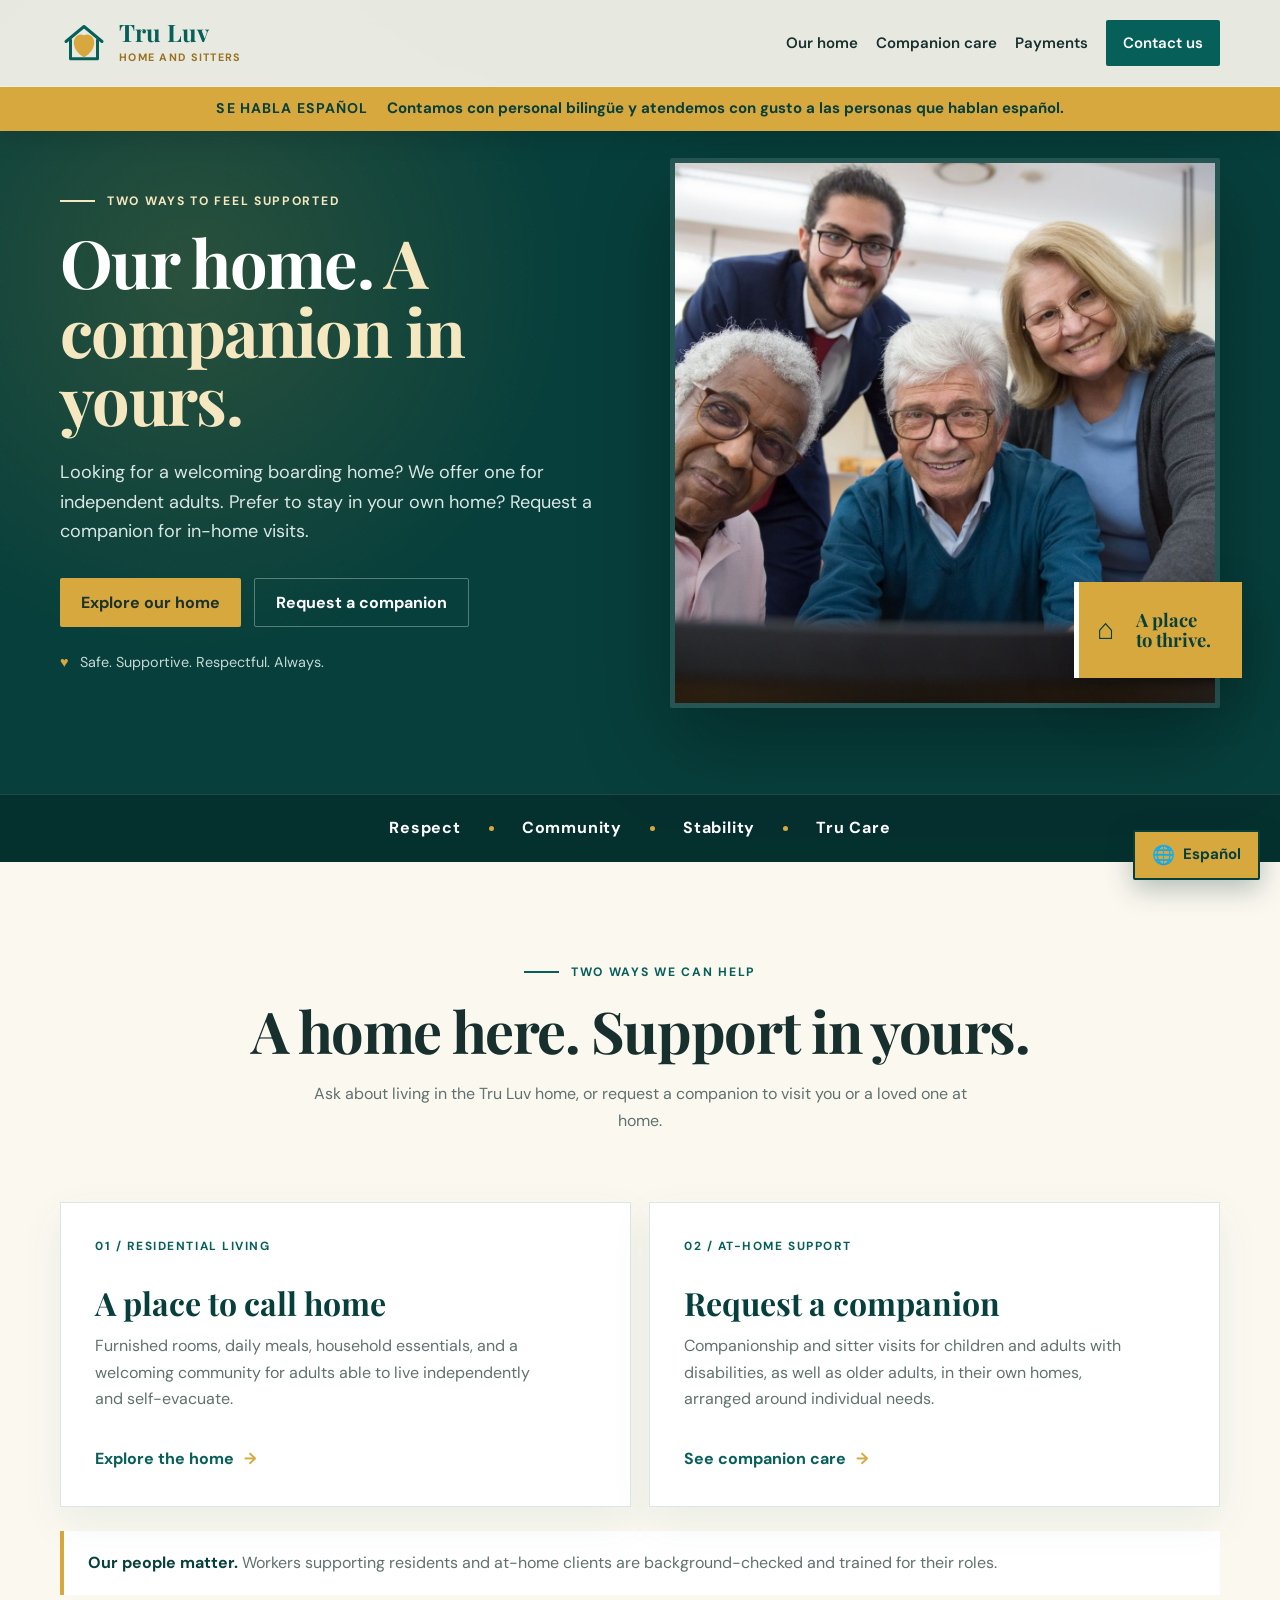
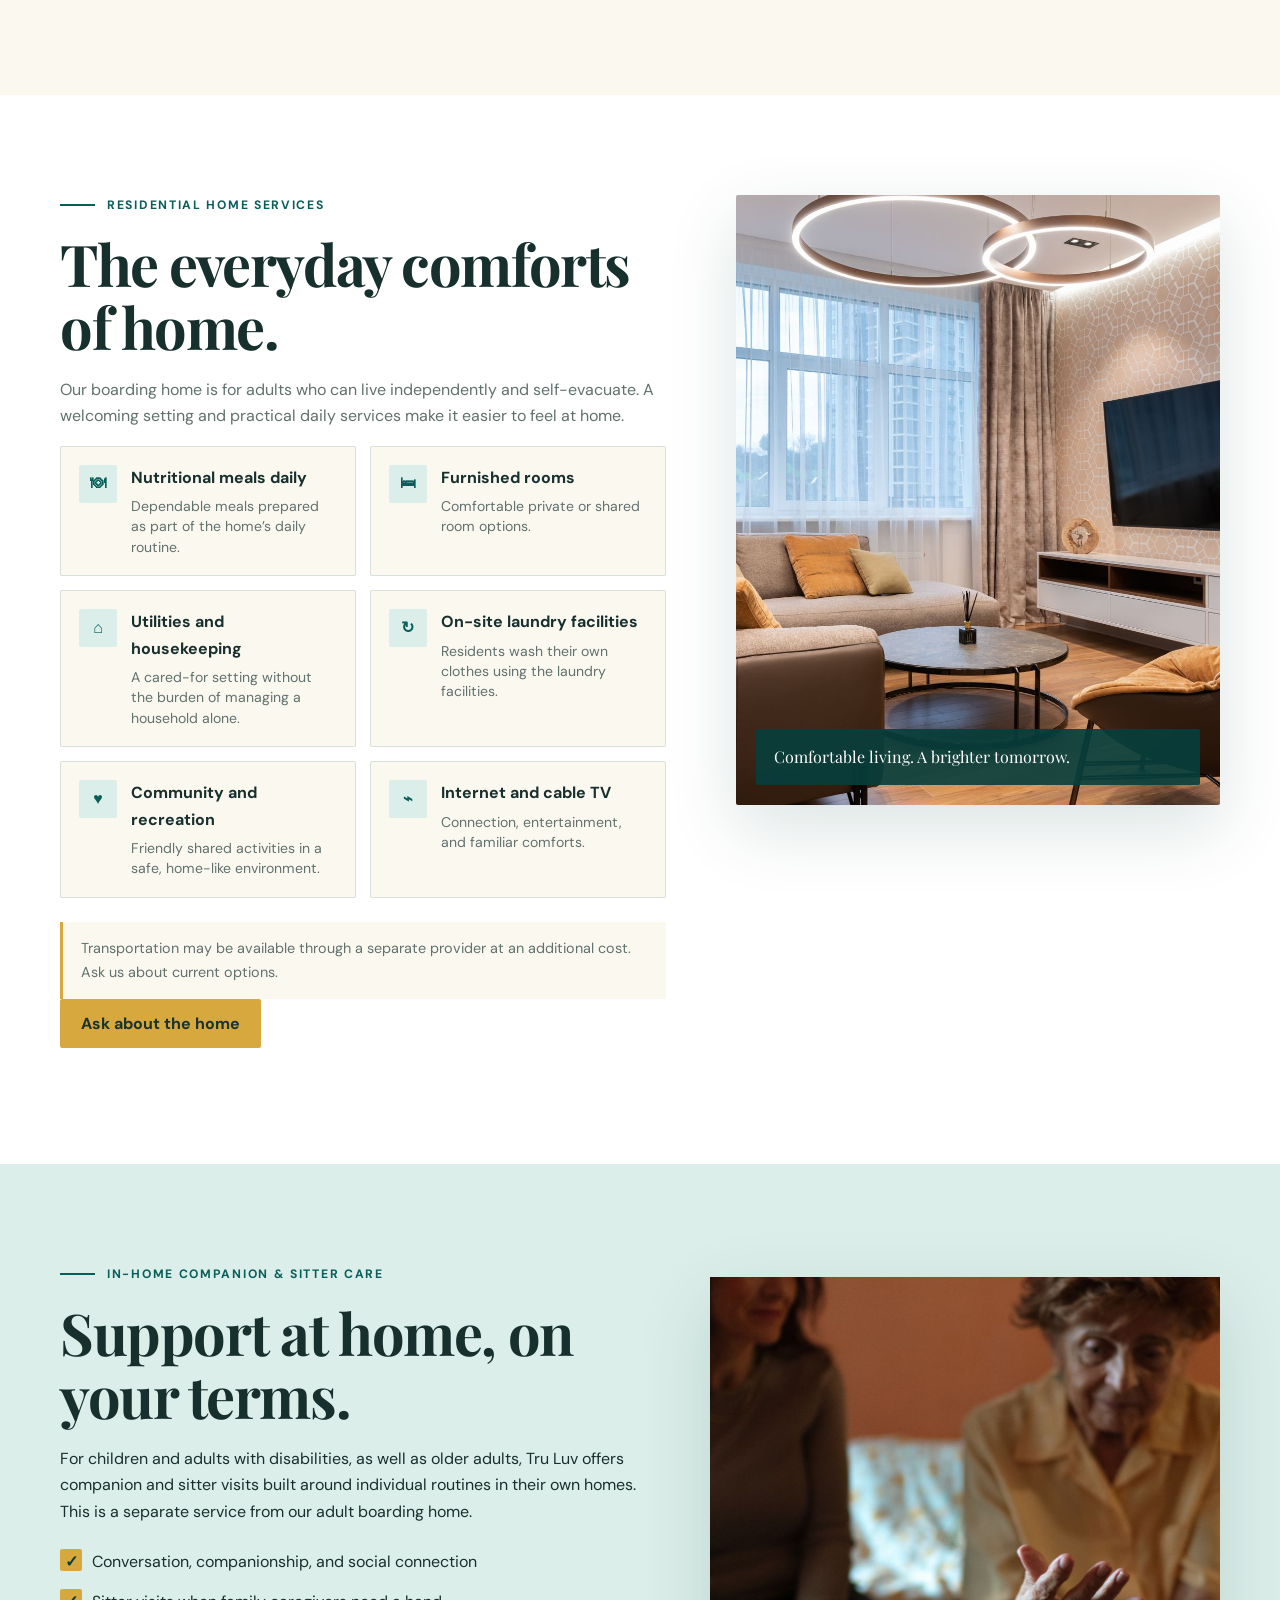
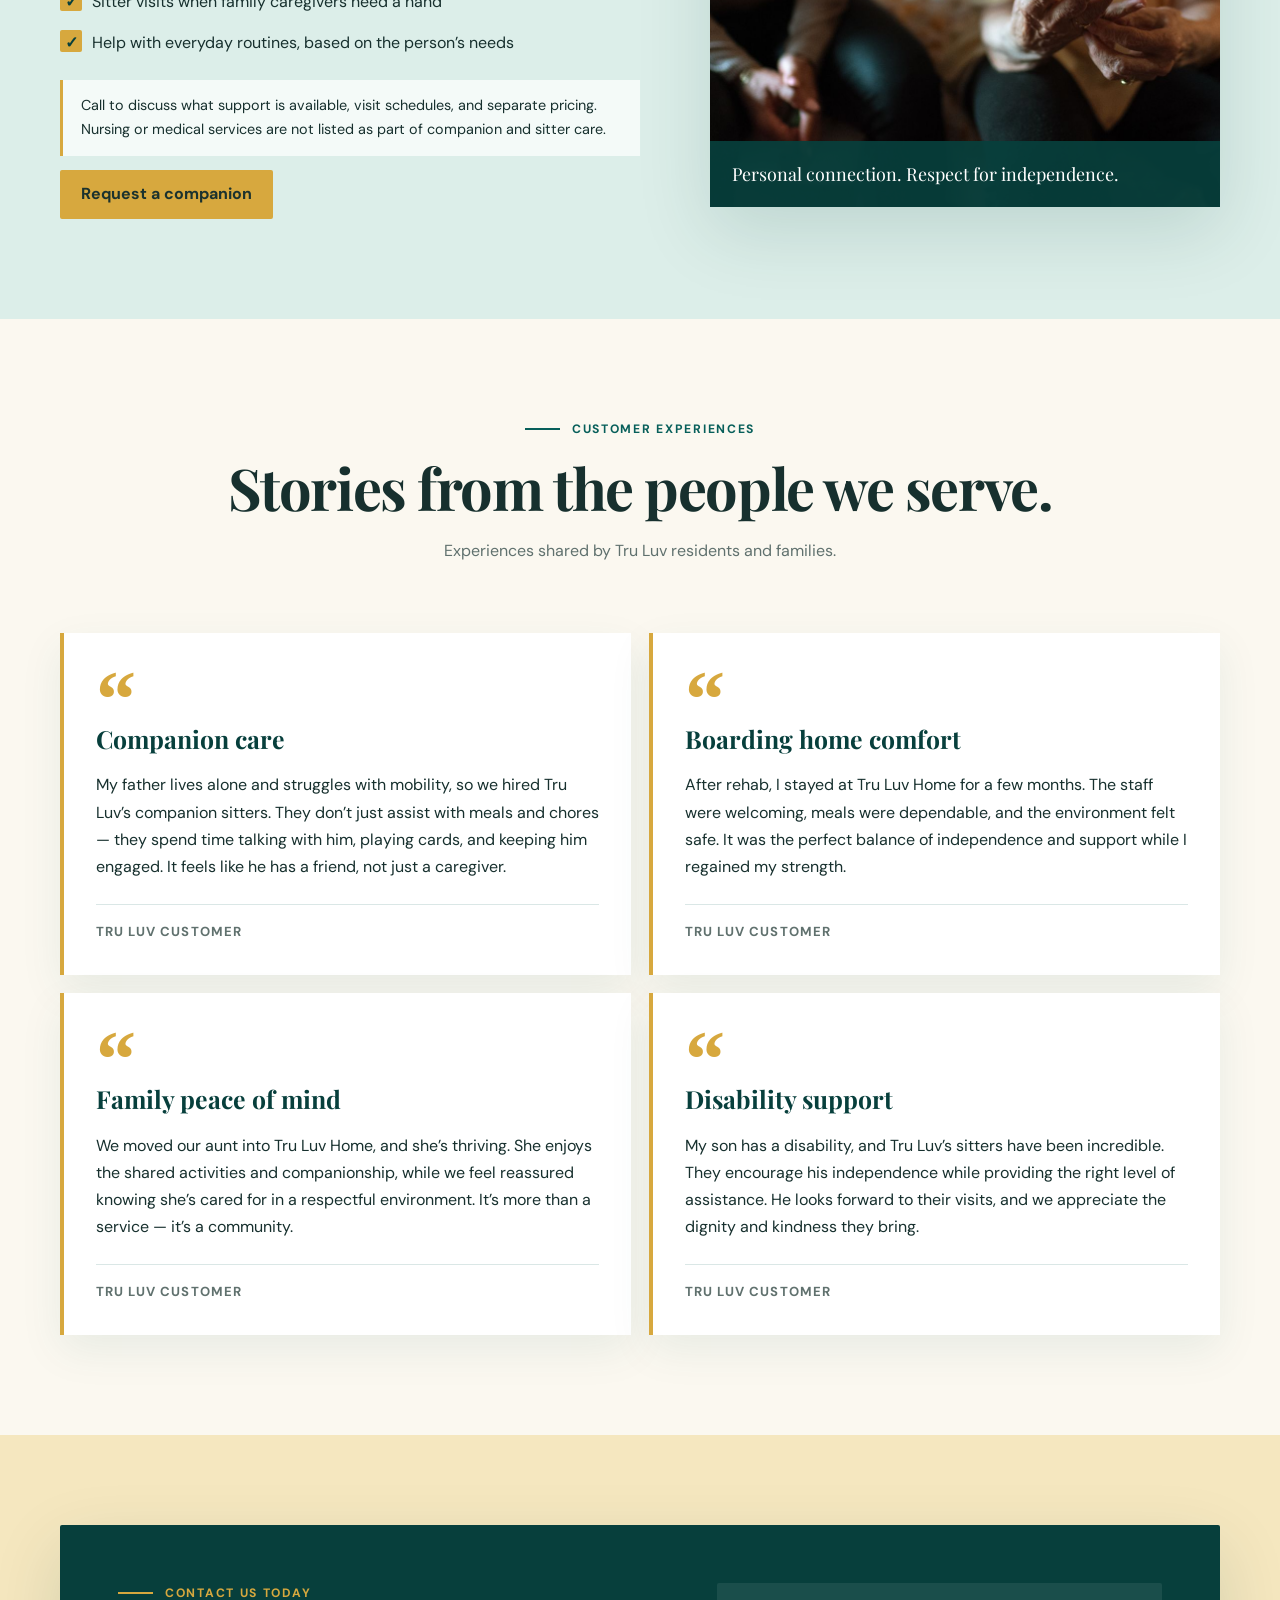
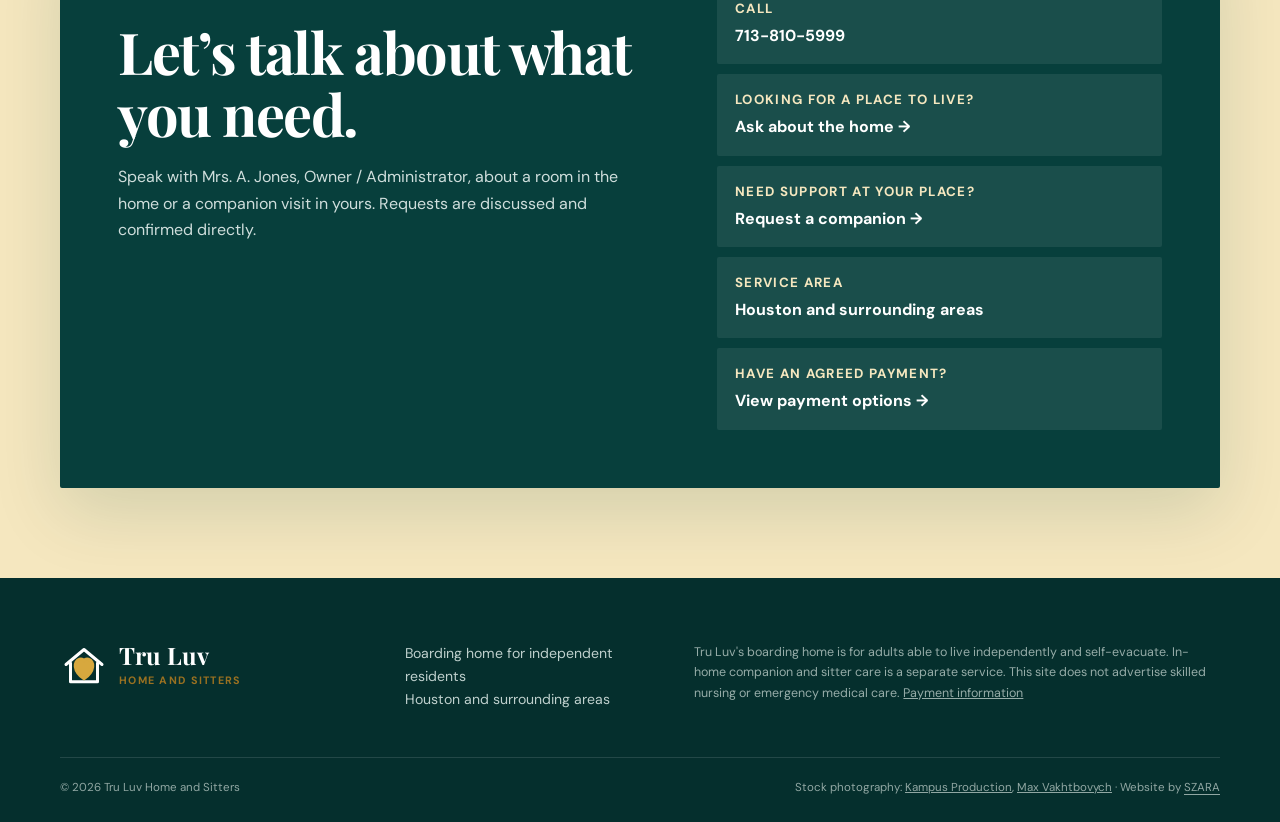
<file: index.html>
<!doctype html>
<html lang="en">
  <head>
    <meta charset="utf-8" />
    <meta name="viewport" content="width=device-width, initial-scale=1" />
    <meta name="description" content="Tru Luv Home and Sitters offers boarding-home living for independent adults and separate in-home companion and sitter support in Houston and surrounding areas." />
    <meta name="theme-color" content="#075f5a" />
    <title>Tru Luv Home and Sitters | A Place to Call Home</title>
    <link rel="preconnect" href="https://fonts.googleapis.com" />
    <link rel="preconnect" href="https://fonts.gstatic.com" crossorigin />
    <link href="https://fonts.googleapis.com/css2?family=DM+Sans:wght@400;500;600;700&family=Playfair+Display:wght@600;700&display=swap" rel="stylesheet" />
    <link rel="icon" type="image/svg+xml" href="data:image/svg+xml,%3Csvg xmlns='http://www.w3.org/2000/svg' viewBox='0 0 64 64'%3E%3Crect width='64' height='64' rx='16' fill='%23075f5a'/%3E%3Cpath d='M12 31 32 14l20 17v20H12z' fill='%23fff'/%3E%3Cpath d='M32 48C20 39 19 28 26 25c4-2 6 1 6 1s2-3 6-1c7 3 6 14-6 23Z' fill='%23d7a83e'/%3E%3C/svg%3E" />
    <link rel="stylesheet" href="assets/styles.css?v=20260922-1" />
    <script src="assets/site.js?v=20260922-1" defer></script>
  </head>
  <body>
    <a class="skip-link" href="#main">Skip to main content</a>
    <header class="site-header" data-header>
      <div class="shell header-inner">
        <a class="brand" href="#top" aria-label="Tru Luv Home and Sitters, back to top">
          <span class="brand-mark" aria-hidden="true">
            <svg viewBox="0 0 64 64"><path d="M8 30 32 10l24 20"/><path d="M14 28v25h36V28"/><path class="heart" d="M32 49C17 39 18 25 26 23c4-1 6 2 6 2s2-3 6-2c8 2 9 16-6 26Z"/></svg>
          </span>
          <span><strong>Tru Luv</strong><small>Home and Sitters</small></span>
        </a>
        <button class="menu-button" type="button" aria-expanded="false" aria-controls="site-nav" data-menu-button><span></span><span></span><span></span><span class="sr-only">Open menu</span></button>
        <nav id="site-nav" class="site-nav" aria-label="Primary" data-menu>
          <a href="#residential">Our home</a>
          <a href="#sitter-support">Companion care</a>
          <a href="payment.html">Payments</a>
          <a href="#contact" class="nav-cta">Contact us</a>
        </nav>
      </div>
    </header>

    <main id="main">
      <section class="hero" id="top"><div class="spanish-notice" lang="es"><strong>Se habla español</strong><span>Contamos con personal bilingüe y atendemos con gusto a las personas que hablan español.</span></div>
        <div class="hero-pattern" aria-hidden="true"></div>
        <div class="shell hero-grid">
          <div class="hero-copy reveal">
            <p class="eyebrow">Two ways to feel supported</p>
            <h1>Our home. <em>A companion in yours.</em></h1>
            <p class="hero-lead">Looking for a welcoming boarding home? We offer one for independent adults. Prefer to stay in your own home? Request a companion for in-home visits.</p>
            <div class="hero-actions">
              <a class="button button-gold" href="#residential">Explore our home</a>
              <a class="button button-ghost" href="mailto:truluvhome@yahoo.com?subject=Companion%20Care%20Request">Request a companion</a>
            </div>
            <p class="hero-note"><span aria-hidden="true">♥</span> Safe. Supportive. Respectful. Always.</p>
          </div>
          <div class="hero-media reveal" style="--delay:.12s">
            <figure class="hero-photo">
              <img src="assets/images/community-at-home.jpg" alt="A diverse group of older adults and a younger companion smiling together" width="1800" height="1200" />
            </figure>
            <div class="home-badge" aria-label="More than a place to live, a place to thrive">
              <span class="home-badge-icon" aria-hidden="true">⌂</span>
              <strong>A place<br />to thrive.</strong>
            </div>
          </div>
        </div>
        <div class="quality-strip" aria-label="Our values">
          <div class="shell quality-list"><span>Respect</span><i></i><span>Community</span><i></i><span>Stability</span><i></i><span>Tru Care</span></div>
        </div>
      </section>

      <section class="section service-overview" id="services-overview">
        <div class="shell">
          <div class="section-heading centered reveal"><p class="eyebrow eyebrow-teal">Two ways we can help</p><h2>A home here. Support in yours.</h2><p>Ask about living in the Tru Luv home, or request a companion to visit you or a loved one at home.</p></div>
          <div class="path-grid">
            <a class="path-card reveal" href="#residential"><span>01 / RESIDENTIAL LIVING</span><h3>A place to call home</h3><p>Furnished rooms, daily meals, household essentials, and a welcoming community for adults able to live independently and self-evacuate.</p><strong>Explore the home <span aria-hidden="true">→</span></strong></a>
            <a class="path-card reveal" style="--delay:.08s" href="#sitter-support"><span>02 / AT-HOME SUPPORT</span><h3>Request a companion</h3><p>Companionship and sitter visits for children and adults with disabilities, as well as older adults, in their own homes, arranged around individual needs.</p><strong>See companion care <span aria-hidden="true">→</span></strong></a>
          </div>
          <p class="team-assurance reveal"><strong>Our people matter.</strong> Workers supporting residents and at-home clients are background-checked and trained for their roles.</p>
        </div>
      </section>

      <section class="section services" id="residential">
        <div class="shell services-layout">
          <div class="services-copy">
            <div class="section-heading reveal">
              <p class="eyebrow eyebrow-teal">Residential home services</p>
              <h2>The everyday comforts of home.</h2>
              <p>Our boarding home is for adults who can live independently and self-evacuate. A welcoming setting and practical daily services make it easier to feel at home.</p>
            </div>
            <div class="service-list">
              <div class="service-item reveal"><span aria-hidden="true">🍽</span><div><h3>Nutritional meals daily</h3><p>Dependable meals prepared as part of the home’s daily routine.</p></div></div>
              <div class="service-item reveal"><span aria-hidden="true">🛏</span><div><h3>Furnished rooms</h3><p>Comfortable private or shared room options.</p></div></div>
              <div class="service-item reveal"><span aria-hidden="true">⌂</span><div><h3>Utilities and housekeeping</h3><p>A cared-for setting without the burden of managing a household alone.</p></div></div>
              <div class="service-item reveal"><span aria-hidden="true">↻</span><div><h3>On-site laundry facilities</h3><p>Residents wash their own clothes using the laundry facilities.</p></div></div>
              <div class="service-item reveal"><span aria-hidden="true">♥</span><div><h3>Community and recreation</h3><p>Friendly shared activities in a safe, home-like environment.</p></div></div>
              <div class="service-item reveal"><span aria-hidden="true">⌁</span><div><h3>Internet and cable TV</h3><p>Connection, entertainment, and familiar comforts.</p></div></div>
            </div>
            <p class="residential-note">Transportation may be available through a separate provider at an additional cost. Ask us about current options.</p>
            <p><a class="button button-gold" href="mailto:truluvhome@yahoo.com?subject=Boarding%20Home%20Inquiry">Ask about the home</a></p>
          </div>
          <figure class="home-photo reveal" style="--delay:.1s">
            <img src="assets/images/comfortable-living-room.jpg" alt="A bright, comfortable shared living room" width="1800" height="1200" loading="lazy" />
            <figcaption>Comfortable living. A brighter tomorrow.</figcaption>
          </figure>
        </div>
      </section>

      <section class="section sitter-support" id="sitter-support">
        <div class="shell sitter-grid">
          <div class="sitter-copy reveal">
            <p class="eyebrow eyebrow-teal">In-home companion &amp; sitter care</p>
            <h2>Support at home, on your terms.</h2>
            <p>For children and adults with disabilities, as well as older adults, Tru Luv offers companion and sitter visits built around individual routines in their own homes. This is a separate service from our adult boarding home.</p>
            <ul class="check-list">
              <li>Conversation, companionship, and social connection</li>
              <li>Sitter visits when family caregivers need a hand</li>
              <li>Help with everyday routines, based on the person’s needs</li>
            </ul>
            <p class="sitter-note">Call to discuss what support is available, visit schedules, and separate pricing. Nursing or medical services are not listed as part of companion and sitter care.</p>
            <a class="button button-gold" href="mailto:truluvhome@yahoo.com?subject=Companion%20Care%20Request">Request a companion</a>
          </div>
          <figure class="sitter-photo reveal" style="--delay:.08s">
            <img src="assets/images/caregiver-companionship.jpg" alt="A companion and older adult sharing a warm conversation" width="1200" height="800" loading="lazy" />
            <figcaption>Personal connection. Respect for independence.</figcaption>
          </figure>
        </div>
      </section>

      <section class="section reviews-section" aria-labelledby="reviews-title">
        <div class="shell">
          <div class="section-heading centered reveal"><p class="eyebrow eyebrow-teal">Customer experiences</p><h2 id="reviews-title">Stories from the people we serve.</h2><p>Experiences shared by Tru Luv residents and families.</p></div>
          <div class="review-grid">
            <figure class="review-card reveal">
              <span class="review-mark" aria-hidden="true">“</span>
              <h3>Companion care</h3>
              <blockquote><p>My father lives alone and struggles with mobility, so we hired Tru Luv’s companion sitters. They don’t just assist with meals and chores — they spend time talking with him, playing cards, and keeping him engaged. It feels like he has a friend, not just a caregiver.</p></blockquote>
              <figcaption>Tru Luv customer</figcaption>
            </figure>
            <figure class="review-card reveal" style="--delay:.06s">
              <span class="review-mark" aria-hidden="true">“</span>
              <h3>Boarding home comfort</h3>
              <blockquote><p>After rehab, I stayed at Tru Luv Home for a few months. The staff were welcoming, meals were dependable, and the environment felt safe. It was the perfect balance of independence and support while I regained my strength.</p></blockquote>
              <figcaption>Tru Luv customer</figcaption>
            </figure>
            <figure class="review-card reveal" style="--delay:.12s">
              <span class="review-mark" aria-hidden="true">“</span>
              <h3>Family peace of mind</h3>
              <blockquote><p>We moved our aunt into Tru Luv Home, and she’s thriving. She enjoys the shared activities and companionship, while we feel reassured knowing she’s cared for in a respectful environment. It’s more than a service — it’s a community.</p></blockquote>
              <figcaption>Tru Luv customer</figcaption>
            </figure>
            <figure class="review-card reveal" style="--delay:.18s">
              <span class="review-mark" aria-hidden="true">“</span>
              <h3>Disability support</h3>
              <blockquote><p>My son has a disability, and Tru Luv’s sitters have been incredible. They encourage his independence while providing the right level of assistance. He looks forward to their visits, and we appreciate the dignity and kindness they bring.</p></blockquote>
              <figcaption>Tru Luv customer</figcaption>
            </figure>
          </div>
        </div>
      </section>

      <section class="contact-section" id="contact">
        <div class="shell contact-card reveal">
          <div>
            <p class="eyebrow eyebrow-gold">Contact us today</p>
            <h2>Let’s talk about what you need.</h2>
            <p>Speak with Mrs. A. Jones, Owner / Administrator, about a room in the home or a companion visit in yours. Requests are discussed and confirmed directly.</p>
          </div>
          <div class="contact-actions">
            <a href="tel:+17138105999"><small>Call</small><strong>713-810-5999</strong></a>
            <a href="mailto:truluvhome@yahoo.com?subject=Boarding%20Home%20Inquiry"><small>Looking for a place to live?</small><strong>Ask about the home →</strong></a>
            <a href="mailto:truluvhome@yahoo.com?subject=Companion%20Care%20Request"><small>Need support at your place?</small><strong>Request a companion →</strong></a>
            <span><small>Service area</small><strong>Houston and surrounding areas</strong></span>
            <a href="payment.html"><small>Have an agreed payment?</small><strong>View payment options →</strong></a>
          </div>
        </div>
      </section>
    </main>

    <footer class="site-footer">
      <div class="shell footer-grid">
        <div><a class="brand brand-footer" href="#top"><span class="brand-mark" aria-hidden="true"><svg viewBox="0 0 64 64"><path d="M8 30 32 10l24 20"/><path d="M14 28v25h36V28"/><path class="heart" d="M32 49C17 39 18 25 26 23c4-1 6 2 6 2s2-3 6-2c8 2 9 16-6 26Z"/></svg></span><span><strong>Tru Luv</strong><small>Home and Sitters</small></span></a></div>
        <p>Boarding home for independent residents<br />Houston and surrounding areas</p>
        <p class="legal">Tru Luv's boarding home is for adults able to live independently and self-evacuate. In-home companion and sitter care is a separate service. This site does not advertise skilled nursing or emergency medical care. <a href="payment.html">Payment information</a></p>
      </div>
      <div class="shell footer-bottom"><span>© <span data-year></span> Tru Luv Home and Sitters</span><span>Stock photography: <a href="https://www.pexels.com/photo/a-group-of-people-smiling-while-wearing-eyeglasses-7983616/">Kampus Production</a>, <a href="https://www.pexels.com/photo/bright-living-room-interior-in-modern-apartment-6186821/">Max Vakhtbovych</a> · Website by <a href="https://withszara.com/" style="color:inherit;text-decoration:underline;text-underline-offset:3px">SZARA</a></span></div>
    </footer>
  </body>
</html>
</file>
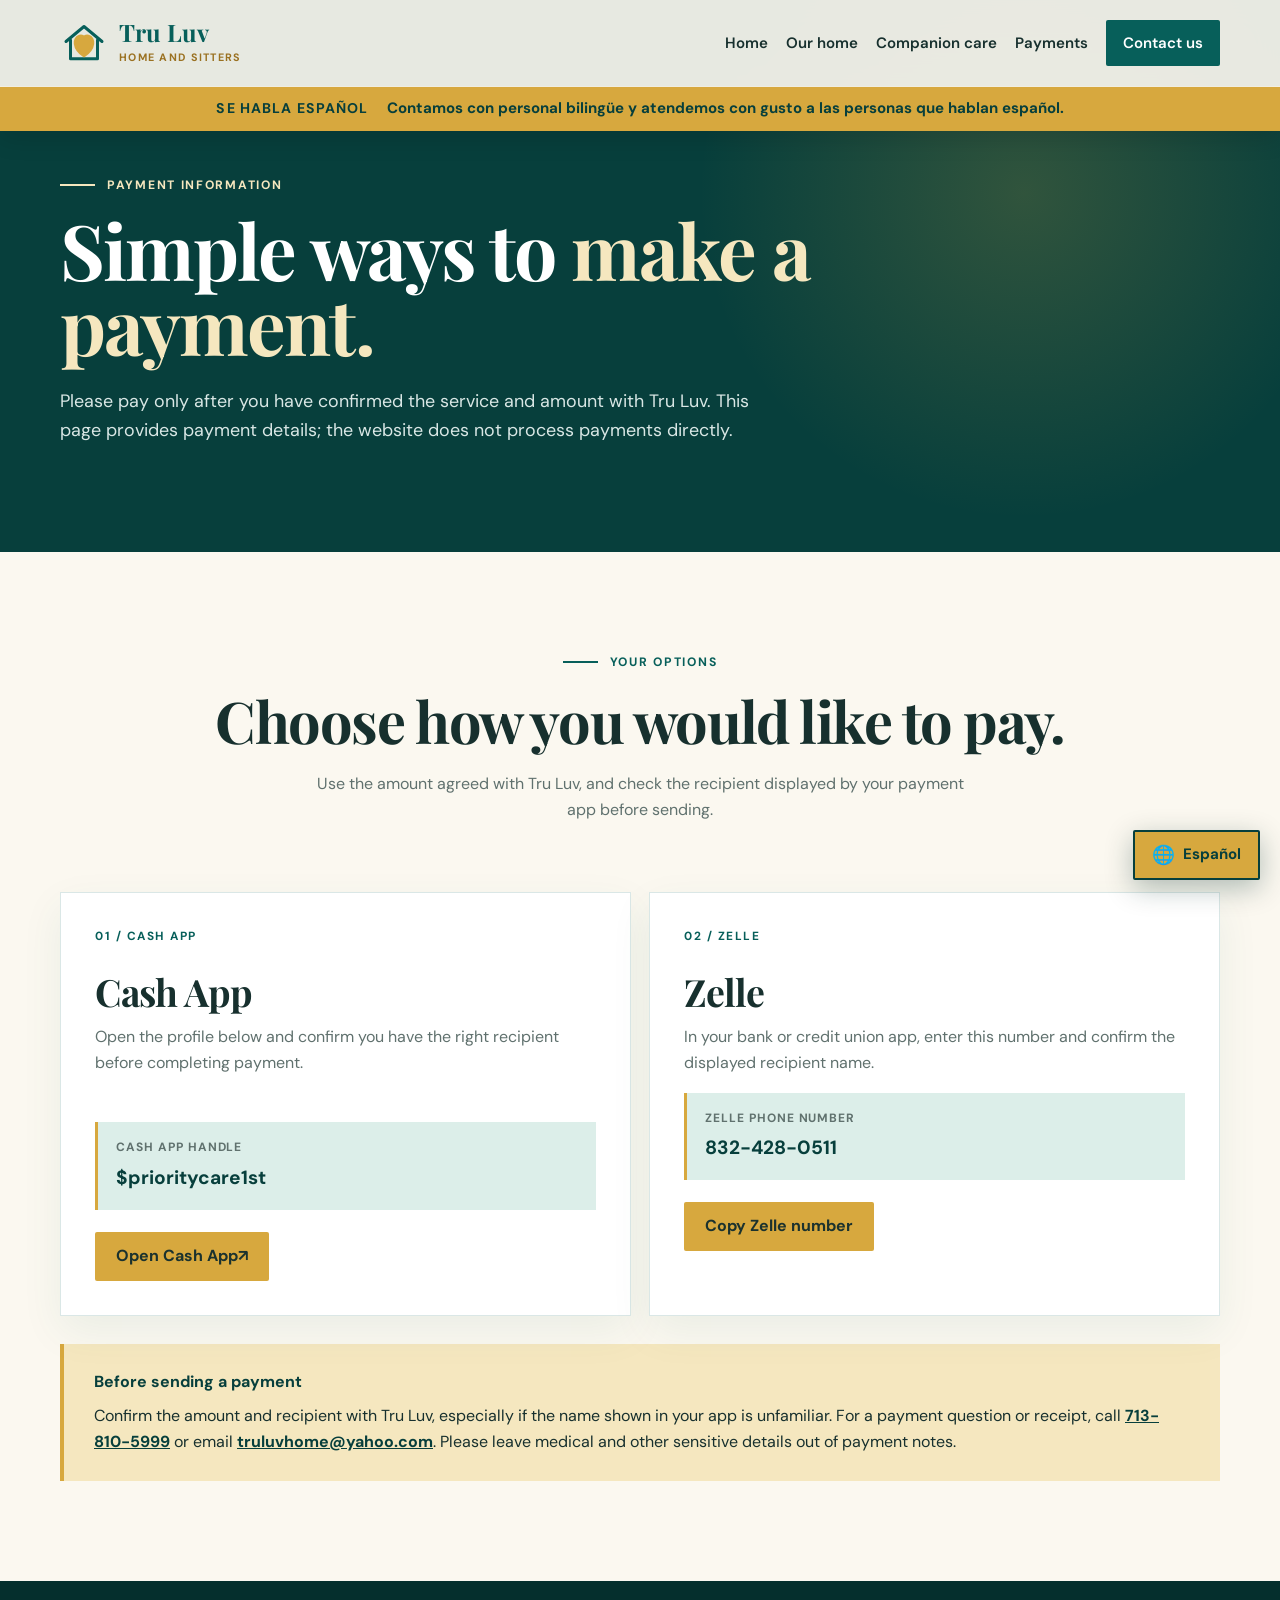
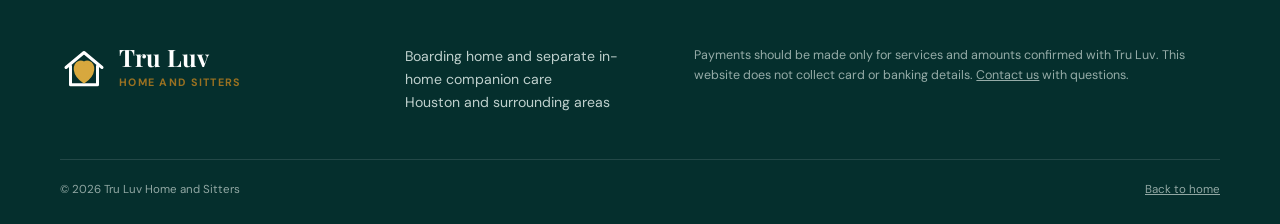
<file: payment.html>
<!doctype html>
<html lang="en">
  <head>
    <meta charset="utf-8" />
    <meta name="viewport" content="width=device-width, initial-scale=1" />
    <meta name="description" content="Payment information for agreed Tru Luv Home and Sitters services. View Cash App and Zelle details and confirm the recipient before sending." />
    <meta name="theme-color" content="#075f5a" />
    <title>Payments | Tru Luv Home and Sitters</title>
    <link rel="preconnect" href="https://fonts.googleapis.com" />
    <link rel="preconnect" href="https://fonts.gstatic.com" crossorigin />
    <link href="https://fonts.googleapis.com/css2?family=DM+Sans:wght@400;500;600;700&family=Playfair+Display:wght@600;700&display=swap" rel="stylesheet" />
    <link rel="icon" type="image/svg+xml" href="data:image/svg+xml,%3Csvg xmlns='http://www.w3.org/2000/svg' viewBox='0 0 64 64'%3E%3Crect width='64' height='64' rx='16' fill='%23075f5a'/%3E%3Cpath d='M12 31 32 14l20 17v20H12z' fill='%23fff'/%3E%3Cpath d='M32 48C20 39 19 28 26 25c4-2 6 1 6 1s2-3 6-1c7 3 6 14-6 23Z' fill='%23d7a83e'/%3E%3C/svg%3E" />
    <link rel="stylesheet" href="assets/styles.css?v=20260922-1" />
    <script src="assets/site.js?v=20260922-1" defer></script>
  </head>
  <body>
    <a class="skip-link" href="#main">Skip to main content</a>
    <header class="site-header" data-header>
      <div class="shell header-inner">
        <a class="brand" href="index.html" aria-label="Tru Luv Home and Sitters home">
          <span class="brand-mark" aria-hidden="true"><svg viewBox="0 0 64 64"><path d="M8 30 32 10l24 20"/><path d="M14 28v25h36V28"/><path class="heart" d="M32 49C17 39 18 25 26 23c4-1 6 2 6 2s2-3 6-2c8 2 9 16-6 26Z"/></svg></span>
          <span><strong>Tru Luv</strong><small>Home and Sitters</small></span>
        </a>
        <button class="menu-button" type="button" aria-expanded="false" aria-controls="site-nav" data-menu-button><span></span><span></span><span></span><span class="sr-only">Open menu</span></button>
        <nav id="site-nav" class="site-nav" aria-label="Primary" data-menu>
          <a href="index.html">Home</a>
          <a href="index.html#residential">Our home</a>
          <a href="index.html#sitter-support">Companion care</a>
          <a href="payment.html" aria-current="page">Payments</a>
          <a href="index.html#contact" class="nav-cta">Contact us</a>
        </nav>
      </div>
    </header>
    <main id="main">
      <section class="payment-hero"><div class="spanish-notice" lang="es"><strong>Se habla español</strong><span>Contamos con personal bilingüe y atendemos con gusto a las personas que hablan español.</span></div>
        <div class="shell reveal">
          <p class="eyebrow">Payment information</p>
          <h1>Simple ways to <em>make a payment.</em></h1>
          <p>Please pay only after you have confirmed the service and amount with Tru Luv. This page provides payment details; the website does not process payments directly.</p>
        </div>
      </section>
      <section class="section payment-section">
        <div class="shell">
          <div class="section-heading centered reveal"><p class="eyebrow eyebrow-teal">Your options</p><h2>Choose how you would like to pay.</h2><p>Use the amount agreed with Tru Luv, and check the recipient displayed by your payment app before sending.</p></div>
          <div class="payment-grid">
            <article class="payment-card reveal"><span>01 / CASH APP</span><h2>Cash App</h2><p>Open the profile below and confirm you have the right recipient before completing payment.</p><div class="payment-detail"><small>Cash App handle</small><strong>$prioritycare1st</strong></div><a class="button button-gold" href="https://cash.app/$prioritycare1st" target="_blank" rel="noopener noreferrer">Open Cash App <span aria-hidden="true">↗</span></a></article>
            <article class="payment-card reveal" style="--delay:.08s"><span>02 / ZELLE</span><h2>Zelle</h2><p>In your bank or credit union app, enter this number and confirm the displayed recipient name.</p><div class="payment-detail"><small>Zelle phone number</small><strong>832-428-0511</strong></div><button class="button button-gold" type="button" data-copy="832-428-0511">Copy Zelle number</button><p class="copy-status" data-copy-status aria-live="polite"></p></article>
          </div>
          <div class="payment-notice reveal"><strong>Before sending a payment</strong><p>Confirm the amount and recipient with Tru Luv, especially if the name shown in your app is unfamiliar. For a payment question or receipt, call <a href="tel:+17138105999">713-810-5999</a> or email <a href="mailto:truluvhome@yahoo.com">truluvhome@yahoo.com</a>. Please leave medical and other sensitive details out of payment notes.</p></div>
        </div>
      </section>
    </main>
    <footer class="site-footer">
      <div class="shell footer-grid">
        <div><a class="brand brand-footer" href="index.html"><span class="brand-mark" aria-hidden="true"><svg viewBox="0 0 64 64"><path d="M8 30 32 10l24 20"/><path d="M14 28v25h36V28"/><path class="heart" d="M32 49C17 39 18 25 26 23c4-1 6 2 6 2s2-3 6-2c8 2 9 16-6 26Z"/></svg></span><span><strong>Tru Luv</strong><small>Home and Sitters</small></span></a></div>
        <p>Boarding home and separate in-home companion care<br />Houston and surrounding areas</p>
        <p class="legal">Payments should be made only for services and amounts confirmed with Tru Luv. This website does not collect card or banking details. <a href="index.html#contact">Contact us</a> with questions.</p>
      </div>
      <div class="shell footer-bottom"><span>© <span data-year></span> Tru Luv Home and Sitters</span><span><a href="index.html">Back to home</a></span></div>
    </footer>
  </body>
</html>
</file>
<file: assets/styles.css>
:root{--teal:#075f5a;--teal-dark:#073f3c;--teal-light:#dceee9;--gold:#d7a83e;--gold-light:#f5e7bf;--cream:#fbf8f0;--ink:#17302e;--muted:#60716e;--white:#fff;--line:rgba(7,95,90,.15);--shadow:0 24px 70px rgba(7,63,60,.14);--shell:min(1160px,calc(100% - 40px))}
*{box-sizing:border-box}html{scroll-behavior:smooth}body{margin:0;background:var(--cream);color:var(--ink);font:400 1rem/1.65 "DM Sans",sans-serif}img{max-width:100%;display:block}a{color:inherit}button,input,textarea,select{font:inherit}.shell{width:var(--shell);margin-inline:auto}.skip-link{position:fixed;top:8px;left:8px;z-index:1000;padding:10px 14px;background:var(--white);color:var(--teal);transform:translateY(-150%)}.skip-link:focus{transform:none}.sr-only{position:absolute;width:1px;height:1px;padding:0;margin:-1px;overflow:hidden;clip:rect(0,0,0,0);white-space:nowrap;border:0}
.site-header{position:fixed;inset:0 0 auto;z-index:100;background:rgba(251,248,240,.92);backdrop-filter:blur(16px);border-bottom:1px solid transparent;transition:.25s}.site-header.scrolled{box-shadow:0 8px 30px rgba(4,47,44,.09);border-color:var(--line)}.header-inner{height:86px;display:flex;align-items:center;justify-content:space-between;gap:28px}.brand{display:inline-flex;align-items:center;gap:11px;text-decoration:none}.brand-mark{display:grid;place-items:center;width:48px;height:48px}.brand-mark svg{width:100%;height:100%;fill:none;stroke:var(--teal);stroke-width:4;stroke-linecap:round;stroke-linejoin:round}.brand-mark .heart{fill:var(--gold);stroke:var(--gold);transform-origin:32px 36px;animation:heartbeat 4s ease-in-out infinite}.brand strong{display:block;font:700 1.5rem/1 "Playfair Display",serif;color:var(--teal)}.brand small{display:block;margin-top:5px;font-size:.67rem;font-weight:700;letter-spacing:.12em;text-transform:uppercase;color:#9a7121}.site-nav{display:flex;align-items:center;gap:30px}.site-nav a{text-decoration:none;font-weight:600;font-size:.94rem}.site-nav a:hover,.site-nav a:focus-visible{color:var(--teal)}.site-nav .nav-cta{padding:11px 17px;border-radius:999px;background:var(--teal);color:var(--white)}.site-nav .nav-cta:hover{color:var(--white);background:var(--teal-dark)}.menu-button{display:none;background:none;border:0;padding:9px}.menu-button>span:not(.sr-only){display:block;width:25px;height:2px;margin:5px;background:var(--teal)}
.hero{position:relative;padding-top:86px;background:var(--teal-dark);color:var(--white);overflow:hidden}.hero-pattern{position:absolute;inset:0;background:radial-gradient(circle at 15% 32%,rgba(215,168,62,.2),transparent 31%),linear-gradient(115deg,rgba(255,255,255,.035) 1px,transparent 1px);background-size:auto,28px 28px;opacity:.85}.hero-grid{position:relative;display:grid;grid-template-columns:1fr 1.03fr;min-height:650px;align-items:center;gap:76px;padding-block:72px 86px}.eyebrow{display:flex;align-items:center;gap:12px;margin:0 0 17px;font-size:.76rem;font-weight:700;letter-spacing:.14em;text-transform:uppercase;color:var(--gold-light)}.eyebrow::before{content:"";width:35px;height:2px;background:currentColor}.eyebrow-teal{color:var(--teal)}.eyebrow-gold{color:var(--gold)}h1,h2,h3,p{margin-top:0}h1,h2{font-family:"Playfair Display",serif;letter-spacing:-.025em}h1{max-width:700px;margin-bottom:24px;font-size:clamp(3.1rem,6vw,5.6rem);line-height:.98}h1 em{font-style:normal;color:var(--gold-light)}h2{margin-bottom:20px;font-size:clamp(2.25rem,4.5vw,3.8rem);line-height:1.08}.hero-lead{max-width:590px;margin-bottom:31px;font-size:1.13rem;color:#d9e7e5}.hero-actions{display:flex;flex-wrap:wrap;gap:13px}.button{display:inline-flex;align-items:center;justify-content:center;min-height:49px;padding:0 21px;border-radius:999px;text-decoration:none;font-weight:700;transition:transform .2s,background .2s}.button:hover{transform:translateY(-2px)}.button-gold{background:var(--gold);color:#1b322e}.button-gold:hover{background:#e4ba58}.button-ghost{border:1px solid rgba(255,255,255,.32);color:var(--white)}.button-ghost:hover{background:rgba(255,255,255,.09)}.hero-note{margin:24px 0 0;color:#c6d8d4;font-size:.9rem}.hero-note span{color:var(--gold);margin-right:7px}.hero-media{position:relative}.hero-photo{position:relative;margin:0;border-radius:170px 170px 26px 26px;overflow:hidden;box-shadow:0 35px 90px rgba(0,0,0,.3);border:5px solid rgba(255,255,255,.12)}.hero-photo::after{content:"";position:absolute;inset:auto 0 0;height:35%;background:linear-gradient(transparent,rgba(0,0,0,.38))}.hero-photo img{width:100%;height:540px;object-fit:cover}.home-badge{position:absolute;right:-30px;bottom:35px;width:148px;height:148px;border-radius:50%;display:grid;place-items:center;text-align:center;background:var(--gold);color:var(--teal-dark);box-shadow:0 20px 50px rgba(0,0,0,.22);transform:rotate(5deg)}.home-badge-icon{position:absolute;top:20px;font-size:1.8rem}.home-badge strong{padding-top:27px;font-family:"Playfair Display",serif;font-size:1.15rem;line-height:1.1}.quality-strip{position:relative;border-top:1px solid rgba(255,255,255,.12);background:rgba(3,42,40,.7)}.quality-list{min-height:67px;display:flex;align-items:center;justify-content:center;gap:28px;font-weight:700;letter-spacing:.05em}.quality-list i{width:5px;height:5px;border-radius:50%;background:var(--gold)}
.section{padding:100px 0}.mission{background:var(--white)}.mission-grid{display:grid;grid-template-columns:.8fr 1.2fr;gap:80px;align-items:start}.mission-copy>p{font-size:1.38rem;line-height:1.55}.mission-copy blockquote{margin:28px 0 0;padding:18px 0 18px 28px;border-left:3px solid var(--gold);font:600 1.25rem/1.5 "Playfair Display",serif;color:var(--teal)}.section-heading>p:not(.eyebrow){max-width:660px;color:var(--muted)}.centered{text-align:center;display:grid;justify-items:center;margin-bottom:52px}.serve-section{background:linear-gradient(180deg,var(--teal-light),var(--cream))}.serve-grid{display:grid;grid-template-columns:repeat(4,1fr);gap:16px}.serve-card{min-height:230px;padding:28px;border:1px solid var(--line);border-radius:24px;background:rgba(255,255,255,.8);box-shadow:0 15px 40px rgba(7,95,90,.06);transition:.25s}.serve-card:hover{transform:translateY(-6px);box-shadow:var(--shadow)}.serve-card>span{display:inline-grid;place-items:center;width:42px;height:42px;border-radius:50%;background:var(--teal);color:var(--white);font-weight:700}.serve-card h3{margin:30px 0 10px;font:700 1.25rem/1.2 "Playfair Display",serif}.serve-card p{color:var(--muted)}.care-story{background:var(--teal-dark);color:var(--white)}.story-grid{display:grid;grid-template-columns:1fr .9fr;gap:72px;align-items:center}.story-photo{margin:0;overflow:hidden;border-radius:30px 140px 30px 30px;box-shadow:0 28px 70px rgba(0,0,0,.25)}.story-photo img{width:100%;height:500px;object-fit:cover}.story-copy>p{color:#d0dfdd}.check-list{list-style:none;padding:0;margin:30px 0}.check-list li{position:relative;margin:14px 0;padding-left:32px}.check-list li::before{content:"✓";position:absolute;left:0;top:0;display:grid;place-items:center;width:22px;height:22px;border-radius:50%;background:var(--gold);color:var(--teal-dark);font-weight:800}
.services{background:var(--white)}.services-layout{display:grid;grid-template-columns:1fr .8fr;gap:70px;align-items:start}.service-list{display:grid;grid-template-columns:1fr 1fr;gap:14px}.service-item{display:flex;gap:14px;padding:18px;border:1px solid var(--line);border-radius:18px;background:var(--cream)}.service-item>span{flex:0 0 38px;height:38px;display:grid;place-items:center;border-radius:12px;background:var(--teal-light);color:var(--teal);font-weight:800}.service-item h3{margin-bottom:5px;font-size:1rem}.service-item p{margin-bottom:0;color:var(--muted);font-size:.88rem;line-height:1.45}.home-photo{position:sticky;top:118px;margin:0;border-radius:28px;overflow:hidden;box-shadow:var(--shadow)}.home-photo img{height:610px;object-fit:cover}.home-photo figcaption{position:absolute;inset:auto 20px 20px;padding:15px 18px;border-radius:14px;background:rgba(7,63,60,.9);color:var(--white);font-family:"Playfair Display",serif}.contact-section{padding:90px 0;background:var(--gold-light)}.contact-card{display:grid;grid-template-columns:1.1fr .9fr;gap:55px;padding:58px;border-radius:30px;background:var(--teal-dark);color:var(--white);box-shadow:var(--shadow)}.contact-card>div>p:not(.eyebrow){color:#cfdedc}.contact-actions{display:grid;gap:10px}.contact-actions a,.contact-actions span{display:block;padding:15px 18px;border-radius:14px;background:rgba(255,255,255,.08);text-decoration:none}.contact-actions a:hover{background:rgba(255,255,255,.15)}.contact-actions small{display:block;color:var(--gold-light);font-weight:700;text-transform:uppercase;letter-spacing:.1em}.contact-actions strong{display:block;margin-top:3px;font-size:1rem}.site-footer{padding:64px 0 25px;background:#052f2d;color:#bfd0cd}.footer-grid{display:grid;grid-template-columns:.8fr .65fr 1.4fr;gap:45px;align-items:start}.brand-footer strong{color:var(--white)}.brand-footer .brand-mark svg{stroke:var(--white)}.footer-grid p{margin:0;font-size:.88rem}.legal{font-size:.78rem!important;color:#96aca8}.footer-bottom{display:flex;justify-content:space-between;gap:20px;margin-top:45px;padding-top:20px;border-top:1px solid rgba(255,255,255,.12);font-size:.72rem;color:#91a7a3}.footer-bottom a{color:inherit}.reveal{opacity:0;transform:translateY(24px);transition:opacity .7s ease var(--delay,0s),transform .7s ease var(--delay,0s)}.reveal.is-visible{opacity:1;transform:none}
@keyframes heartbeat{0%,80%,100%{transform:scale(1)}85%{transform:scale(1.12)}90%{transform:scale(.98)}95%{transform:scale(1.08)}}
@media (max-width:980px){.hero-grid{grid-template-columns:1fr;gap:45px}.hero-copy{padding-top:25px}.hero-media{max-width:680px}.hero-photo img{height:480px}.mission-grid,.story-grid,.services-layout,.contact-card{grid-template-columns:1fr}.serve-grid{grid-template-columns:1fr 1fr}.home-photo{position:relative;top:auto}.home-photo img{height:460px}.footer-grid{grid-template-columns:1fr 1fr}.footer-grid .legal{grid-column:1/-1}}
@media (max-width:760px){:root{--shell:min(100% - 28px,1160px)}.header-inner{height:74px}.brand strong{font-size:1.25rem}.brand-mark{width:42px;height:42px}.menu-button{display:block}.site-nav{position:absolute;top:74px;left:0;right:0;display:none;flex-direction:column;align-items:stretch;gap:0;padding:14px;background:var(--cream);border-bottom:1px solid var(--line);box-shadow:0 20px 30px rgba(7,63,60,.12)}.site-nav.open{display:flex}.site-nav a{padding:14px 12px}.site-nav .nav-cta{text-align:center;margin-top:6px}.hero{padding-top:74px}.hero-grid{min-height:auto;padding-block:58px}.hero-photo{border-radius:110px 110px 20px 20px}.hero-photo img{height:410px}.home-badge{right:8px;bottom:18px;width:116px;height:116px}.home-badge-icon{top:13px}.home-badge strong{font-size:.95rem}.quality-list{flex-wrap:wrap;gap:12px 18px;padding:16px 0;font-size:.82rem}.section{padding:72px 0}.mission-grid,.story-grid,.services-layout{gap:42px}.serve-grid,.service-list{grid-template-columns:1fr}.story-photo img{height:390px}.contact-card{padding:34px 24px;gap:28px}.footer-grid{grid-template-columns:1fr}.footer-grid .legal{grid-column:auto}.footer-bottom{flex-direction:column}}

/* Sharp-edge visual refresh */
.site-nav .nav-cta,.button,.hero-photo,.serve-card,.serve-card>span,.story-photo,.check-list li::before,.service-item,.service-item>span,.home-photo,.home-photo figcaption,.contact-card,.contact-actions a,.contact-actions span{border-radius:2px}
.home-badge{right:-22px;bottom:30px;width:168px;height:auto;min-height:96px;border-radius:0;display:flex;align-items:center;text-align:left;padding:18px 16px 18px 57px;box-sizing:border-box;transform:none;border-left:5px solid var(--white)}
.home-badge-icon{left:18px;top:50%;transform:translateY(-50%)}
.home-badge strong{padding-top:0}
@media (max-width:760px){.hero-photo{border-radius:2px}.home-badge{right:10px;bottom:14px;width:150px;min-height:82px;padding:14px 12px 14px 50px}.home-badge-icon{left:14px;top:50%}.home-badge strong{font-size:.9rem}}
@media (prefers-reduced-motion:reduce){html{scroll-behavior:auto}.brand-mark .heart{animation:none}.reveal{opacity:1;transform:none;transition:none}.button,.serve-card{transition:none}}

/* Optional services are visually separate from included residential amenities. */
.sitter-support{background:var(--teal-light)}
.sitter-grid{display:grid;grid-template-columns:1fr .88fr;gap:70px;align-items:center}
.sitter-copy>p:not(.eyebrow){max-width:650px;color:var(--ink)}
.sitter-copy .check-list{margin:24px 0}
.sitter-note{padding:14px 18px;border-left:3px solid var(--gold);background:rgba(255,255,255,.7);font-size:.9rem}
.sitter-photo{position:relative;margin:0;overflow:hidden;box-shadow:var(--shadow)}
.sitter-photo img{width:100%;height:530px;object-fit:cover;object-position:center}
.sitter-photo figcaption{position:absolute;inset:auto 0 0;padding:18px 22px;background:rgba(7,63,60,.92);color:var(--white);font-family:"Playfair Display",serif;font-size:1.12rem}
@media (max-width:980px){.sitter-grid{grid-template-columns:1fr;gap:36px}.sitter-photo img{height:420px}}
@media (max-width:760px){.sitter-photo img{height:330px}}

/* Distinct, easy-to-scan paths for residential living and at-home support. */
.service-overview{background:var(--cream)}
.path-grid{display:grid;grid-template-columns:repeat(2,minmax(0,1fr));gap:18px}
.path-card{display:flex;flex-direction:column;min-height:305px;padding:34px;border:1px solid var(--line);background:var(--white);box-shadow:0 15px 40px rgba(7,95,90,.07);text-decoration:none;transition:transform .2s,box-shadow .2s}
.path-card:hover,.path-card:focus-visible{transform:translateY(-4px);box-shadow:var(--shadow)}
.path-card>span{font-size:.74rem;font-weight:700;letter-spacing:.13em;color:var(--teal);white-space:normal}
.path-card h3{margin:28px 0 12px;font:700 clamp(1.55rem,2.5vw,2rem)/1.15 "Playfair Display",serif;color:var(--teal-dark)}
.path-card p{max-width:450px;margin-bottom:26px;color:var(--muted)}
.path-card strong{margin-top:auto;color:var(--teal)}
.path-card strong span{margin-left:6px;color:var(--gold)}
.residential-note{margin:24px 0 0;padding:15px 18px;border-left:3px solid var(--gold);background:var(--cream);color:var(--muted);font-size:.9rem}

/* Payment information is a separate page, not an on-site checkout. */
.payment-hero{position:relative;padding:175px 0 88px;background:var(--teal-dark);color:var(--white);overflow:hidden}
.payment-hero::before{content:"";position:absolute;inset:0;background:radial-gradient(circle at 80% 35%,rgba(215,168,62,.2),transparent 30%);pointer-events:none}
.payment-hero .shell{position:relative}
.payment-hero h1{max-width:840px}
.payment-hero p:not(.eyebrow){max-width:700px;color:#d9e7e5;font-size:1.12rem}
.payment-section{background:var(--cream)}
.payment-grid{display:grid;grid-template-columns:repeat(2,minmax(0,1fr));gap:18px}
.payment-card{display:flex;flex-direction:column;align-items:flex-start;min-height:365px;padding:34px;background:var(--white);border:1px solid var(--line);box-shadow:0 15px 40px rgba(7,95,90,.07)}
.payment-card>span{font-size:.74rem;font-weight:700;letter-spacing:.13em;color:var(--teal)}
.payment-card h2{margin:25px 0 12px;font-size:clamp(1.8rem,3vw,2.35rem)}
.payment-card p{color:var(--muted)}
.payment-detail{width:100%;margin:auto 0 22px;padding:16px 18px;background:var(--teal-light);border-left:3px solid var(--gold)}
.payment-detail small{display:block;margin-bottom:4px;color:var(--muted);font-size:.75rem;font-weight:700;text-transform:uppercase;letter-spacing:.08em}
.payment-detail strong{display:block;font-size:1.2rem;color:var(--teal-dark);overflow-wrap:anywhere}
.payment-card .button{border:0;cursor:pointer}
.payment-notice{margin-top:28px;padding:25px 30px;border-left:4px solid var(--gold);background:var(--gold-light)}
.payment-notice strong{color:var(--teal-dark)}
.payment-notice p{margin:8px 0 0}
.payment-notice a{color:var(--teal-dark);font-weight:700}
.copy-status{min-height:1.5em;margin:9px 0 0!important;font-size:.86rem}
@media (max-width:760px){.path-grid,.payment-grid{grid-template-columns:1fr}.path-card{min-height:260px}.payment-hero{padding:140px 0 65px}.payment-card{min-height:330px}}
@media (prefers-reduced-motion:reduce){.path-card{transition:none}}
.hero h1{font-size:clamp(3.1rem,5.2vw,4.9rem);line-height:1.03}
.service-overview .team-assurance{margin:24px 0 0;padding:19px 24px;border-left:4px solid var(--gold);background:var(--white);color:var(--muted)}
.service-overview .team-assurance strong{color:var(--teal-dark)}

/* Customer feedback */
.reviews-section{background:var(--cream)}
.review-grid{display:grid;grid-template-columns:repeat(2,minmax(0,1fr));gap:18px}
.review-card{display:flex;flex-direction:column;min-width:0;margin:0;padding:32px;border-left:4px solid var(--gold);background:var(--white);box-shadow:0 15px 40px rgba(7,95,90,.08)}
.review-mark{height:45px;color:var(--gold);font:700 5rem/.85 Georgia,serif}
.review-card h3{margin:14px 0 18px;color:var(--teal-dark);font:700 1.55rem/1.2 "Playfair Display",serif}
.review-card blockquote{margin:0 0 24px;color:var(--ink);line-height:1.7}
.review-card blockquote p{margin:0}
.review-card figcaption{margin-top:auto;padding-top:16px;border-top:1px solid var(--line);color:var(--muted);font-size:.82rem;font-weight:700;text-transform:uppercase;letter-spacing:.08em}
@media (max-width:760px){.review-grid{grid-template-columns:1fr}.review-card{padding:25px}}

/* Prominent Spanish-language service notice */
.spanish-notice{position:absolute;z-index:5;top:86px;left:0;width:100%;display:flex;align-items:center;justify-content:center;gap:18px;margin:0;padding:11px 20px;background:var(--gold);color:var(--teal-dark);text-align:center;box-shadow:0 8px 25px rgba(0,0,0,.12)}
.spanish-notice strong{flex:0 0 auto;font-size:.88rem;font-weight:700;letter-spacing:.08em;text-transform:uppercase}
.spanish-notice span{font-size:.94rem;font-weight:700;line-height:1.4}
@media (max-width:760px){.spanish-notice{top:74px;flex-direction:column;gap:2px;padding:9px 14px}.hero .hero-grid{padding-top:112px}.payment-hero{padding-top:192px}}
.header-inner{gap:14px}.site-nav{margin-left:auto;gap:18px}
.language-switch{position:fixed;z-index:150;right:20px;bottom:20px;display:inline-flex;align-items:center;justify-content:center;gap:8px;min-height:50px;padding:10px 17px;border:2px solid var(--teal-dark);border-radius:2px;background:var(--gold);color:var(--teal-dark);box-shadow:0 8px 28px rgba(4,47,44,.3);font:700 .94rem/1 "DM Sans",sans-serif;cursor:pointer;white-space:nowrap;transition:transform .2s ease,box-shadow .2s ease}
.language-switch:hover{transform:translateY(-2px);box-shadow:0 12px 30px rgba(4,47,44,.35)}.language-switch:focus-visible{outline:3px solid var(--teal-dark);outline-offset:3px}.language-icon{font-size:1.15rem;line-height:1}
@media (max-width:760px){.header-inner{gap:8px}.site-nav{margin-left:0}.language-switch{right:14px;bottom:calc(14px + env(safe-area-inset-bottom));min-height:48px;padding:10px 14px}}
@media (max-width:400px){.brand strong{font-size:1.15rem}.brand small{font-size:.52rem;letter-spacing:.03em}.brand-mark{width:36px;height:36px}}
@media (min-width:761px) and (max-width:880px){.menu-button{display:block}.site-nav{position:absolute;top:86px;left:0;right:0;display:none;flex-direction:column;align-items:stretch;gap:0;margin-left:0;padding:14px;background:var(--cream);border-bottom:1px solid var(--line);box-shadow:0 20px 30px rgba(7,63,60,.12)}.site-nav.open{display:flex}.site-nav a{padding:14px 12px}.site-nav .nav-cta{text-align:center;margin-top:6px}}
</file>
